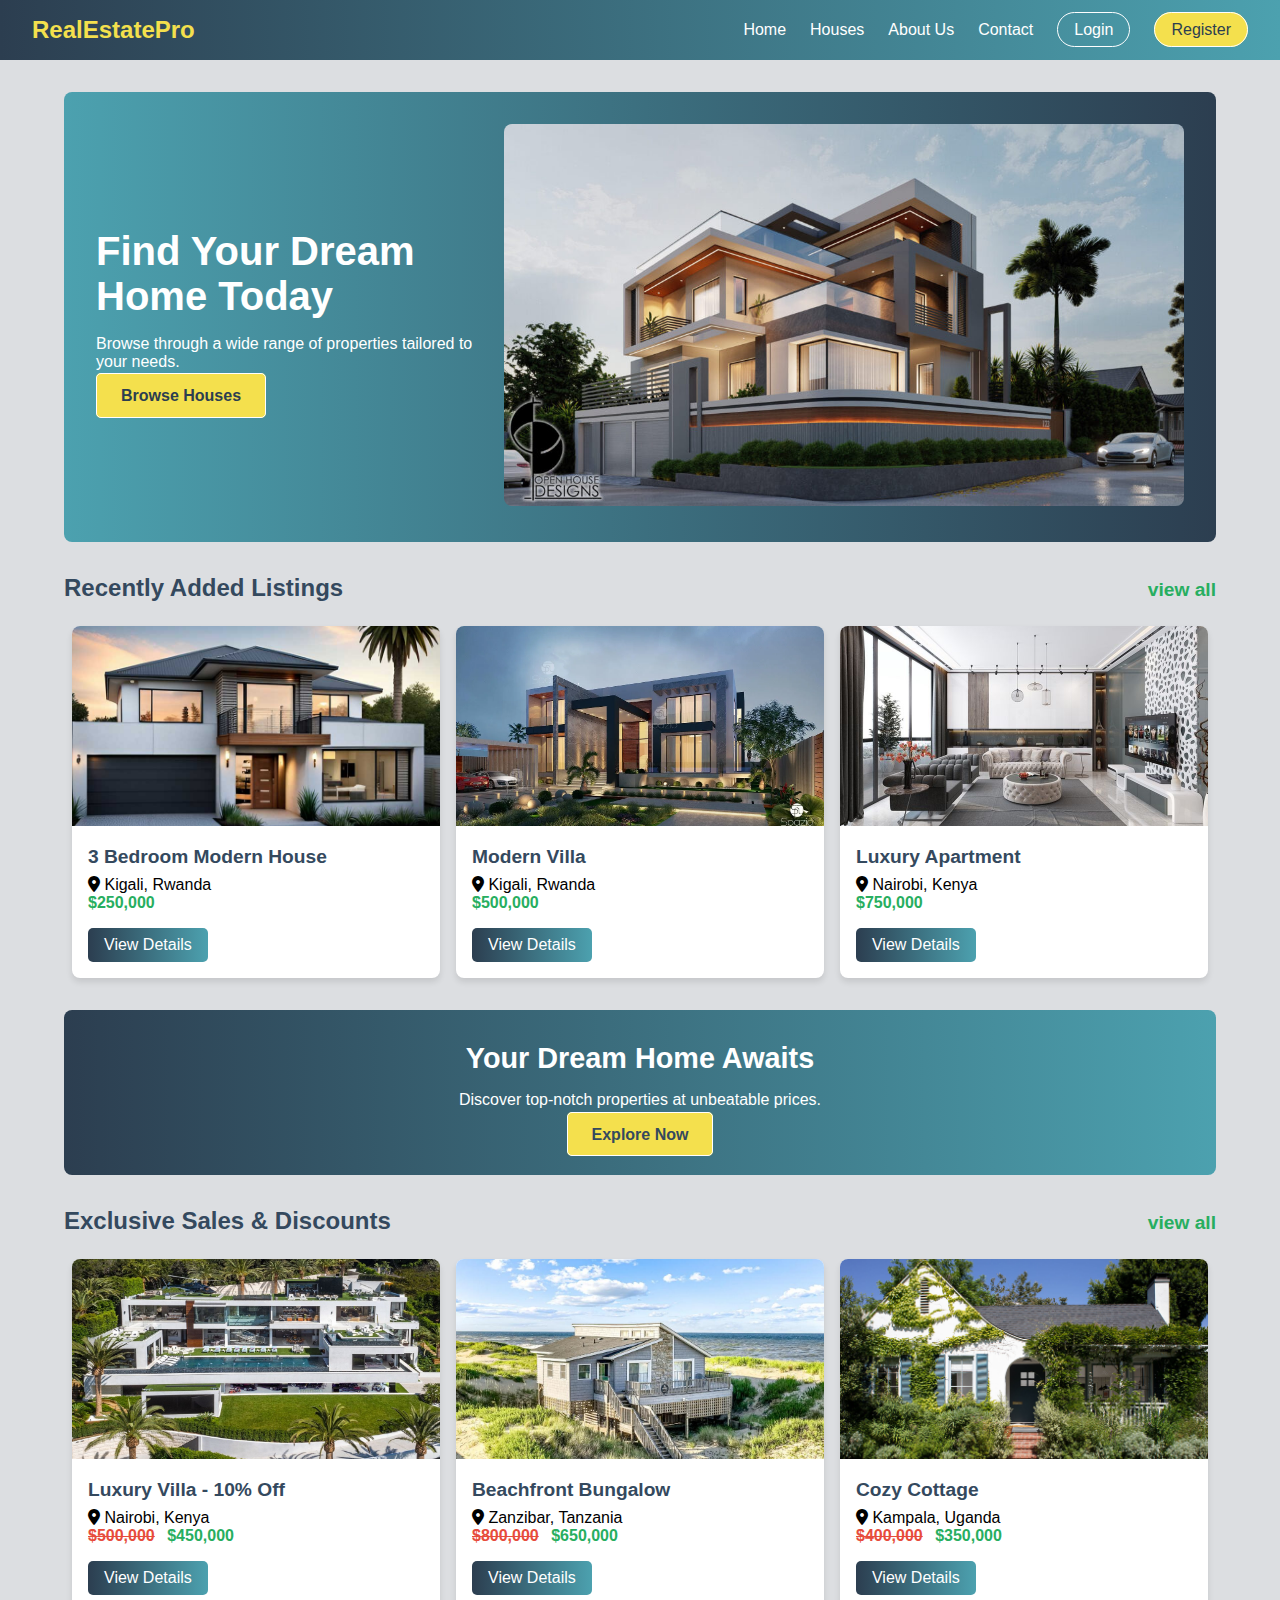
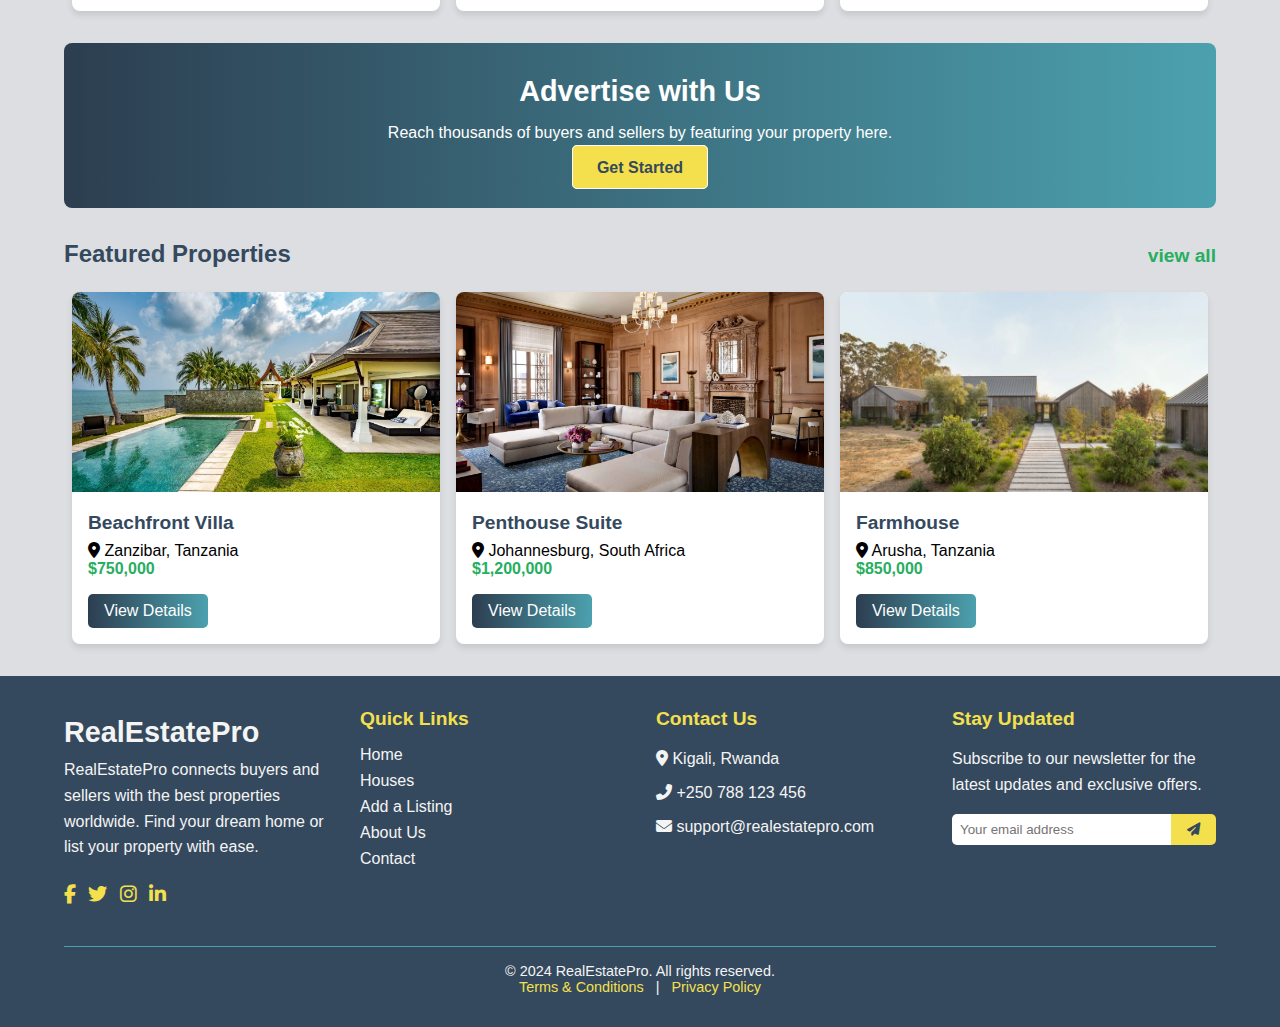
<file: RealEastatePro/index.html>
<!DOCTYPE html>
<html lang="en">
  <head>
    <meta charset="UTF-8" />
    <meta name="viewport" content="width=device-width, initial-scale=1.0" />
    <title>Real Estate Platform</title>
    <link rel="stylesheet" href="./css/nav.css" />
    <link rel="stylesheet" href="./css/styles.css" />
    <link
      href="https://cdnjs.cloudflare.com/ajax/libs/font-awesome/6.7.1/css/all.min.css"
      rel="stylesheet"
    />
  </head>
  <body>
    <header class="header">
      <div class="nav-container">
        <a href="./index.html" class="logo">RealEstatePro</a>
        <nav>
          <ul class="nav-links">
            <li><a href="./index.html">Home</a></li>
            <li><a href="./pages/houses.html">Houses</a></li>
            <li><a href="./pages/about.html">About Us</a></li>
            <li><a href="./pages/contact.html">Contact</a></li>
            <li><a href="./pages/login.html" class="cta">Login</a></li>
            <li><a href="./pages/register.html" class="cta secondary">Register</a></li>
          </ul>
        </nav>
        <div class="burger">
          <div class="line"></div>
          <div class="line"></div>
          <div class="line"></div>
        </div>
      </div>
    </header>

    <!-- <header>
      <div class="nav-container">
        <a href="#" class="logo">RealEstatePro</a>
        <nav>
          <ul class="nav-links">
            <li>
              <a href="#home">Home</a>
            </li>
            <li>
              <a href="#houses">Browse Houses</a>
            </li>
            <li>
              <a href="#dashboard">My Dashboard</a>
            </li>
            <li>
              <a href="#sell"
                ><i class="fas fa-plus-circle"></i> Add a Listing</a
              >
            </li>
            <li>
              <a href="#messages">Messages</a>
            </li>
            <li class="profile-dropdown">
              <a href="#profile"
                ><i class="fas fa-user-circle"></i> Profile
                <i class="fas fa-caret-down"></i
              ></a>
              <ul class="dropdown">
                <li>
                  <a href="#edit-profile"
                    ><i class="fas fa-edit"></i> Edit Profile</a
                  >
                </li>
                <li>
                  <a href="#change-password"
                    ><i class="fas fa-key"></i> Change Password</a
                  >
                </li>
                <li>
                  <a href="#payment-settings"
                    ><i class="fas fa-credit-card"></i> Payment Settings</a
                  >
                </li>
                <li>
                  <a href="#billing"
                    ><i class="fas fa-file-invoice"></i> Billing</a
                  >
                </li>
                <li>
                  <a href="#support"><i class="fas fa-headset"></i> Support</a>
                </li>
              </ul>
            </li>
            <li>
              <a href="#logout" class="cta logout"
                ><i class="fas fa-sign-out-alt"></i> Logout</a
              >
            </li>
          </ul>
        </nav>
        <div class="burger">
          <div class="line"></div>
          <div class="line"></div>
          <div class="line"></div>
        </div>
      </div>
    </header> -->

    <main>
      <section class="hero-section">
        <div class="hero-content">
          <h1>Find Your Dream Home Today</h1>
          <p>
            Browse through a wide range of properties tailored to your needs.
          </p>
          <a href="#houses" class="cta">Browse Houses</a>
        </div>
        <div class="hero-image">
          <img src="./images/luxury-house-7-3-1024x576.jpg" alt="Luxury house illustration" />
        </div>
      </section>

      <section class="recent-uploads">
        <h2>
          Recently Added Listings <span><a href="#">view all</a></span>
        </h2>
        <div class="card-container">
          <!-- Example of a property card -->
          <div class="property-card">
            <img src="./images/Three-bedroom-concept-house-plans.jpg" alt="Modern house" />
            <div class="property-details">
              <h3>3 Bedroom Modern House</h3>
              <p><i class="fas fa-map-marker-alt"></i> Kigali, Rwanda</p>
              <p class="price">$250,000</p>
              <a href="./pages/details.html" class="view-more">View Details</a>
            </div>
          </div>
          <div class="property-card">
            <img src="./images/Modern-house-exterior-elevation-design-in-Dubai-with-a-landscape.webp" alt="Modern Villa" />
            <div class="property-details">
              <h3>Modern Villa</h3>
              <p>
                <i class="fas fa-map-marker-alt"></i> Kigali, Rwanda
              </p>
              <p class="price">$500,000</p>
              <a href="./pages/details.html" class="view-more">View Details</a>
            </div>
          </div>
          <div class="property-card">
            <img src="./images/05080e9f303b26bb4917f8f30360be87.jpg" alt="Luxury Apartment" />
            <div class="property-details">
              <h3>Luxury Apartment</h3>
              <p>
                <i class="fas fa-map-marker-alt"></i> Nairobi, Kenya
              </p>
              <p class="price">$750,000</p>
              <a href="./pages/details.html" class="view-more">View Details</a>
            </div>
          </div>
          <!-- Repeat property-card structure -->
        </div>
      </section>

      <section class="advertisement ad-style-one">
        <h2>Your Dream Home Awaits</h2>
        <p>Discover top-notch properties at unbeatable prices.</p>
        <a href="#browse" class="cta">Explore Now</a>
      </section>

      <section class="sales-discounts">
        <h2>
          Exclusive Sales & Discounts <span><a href="#">view all</a></span>
        </h2>
        <div class="card-container">
          <!-- Example of a discounted property -->
          <div class="property-card">
            <img src="./images/25cf654358d7812a07902fa42f249dedbec8eb058bdda541c88b9e3b317a93d9.jpg" alt="Discounted house" />
            <div class="property-details">
              <h3>Luxury Villa - 10% Off</h3>
              <p><i class="fas fa-map-marker-alt"></i> Nairobi, Kenya</p>
              <p class="price">
                <span class="original-price">$500,000</span> $450,000
              </p>
              <a href="./pages/details.html" class="view-more">View Details</a>
            </div>
          </div>

          <div class="property-card">
            <img src="./images/590772274.jpg" alt="Beachfront Bungalow" />
            <div class="property-details">
              <h3>Beachfront Bungalow</h3>
              <p>
                <i class="fas fa-map-marker-alt"></i> Zanzibar, Tanzania
              </p>
              <p class="price">
                <span class="original-price">$800,000</span> $650,000
              </p>
              <a href="./pages/details.html" class="view-more">View Details</a>
            </div>
          </div>
          <div class="property-card">
            <img src="./images/08-16-22_Home-Tour_Kelly-Martin-Interiors_6.jpg" alt="Cozy Cottage" />
            <div class="property-details">
              <h3>Cozy Cottage</h3>
              <p>
                <i class="fas fa-map-marker-alt"></i> Kampala, Uganda
              </p>
              <p class="price">
                <span class="original-price">$400,000</span> $350,000
              </p>
              <a href="./pages/details.html" class="view-more">View Details</a>
            </div>
          </div>
          <!-- Repeat property-card structure -->
        </div>
      </section>

      <section class="advertisement ad-style-two">
        <h2>Advertise with Us</h2>
        <p>
          Reach thousands of buyers and sellers by featuring your property here.
        </p>
        <a href="#sell" class="cta">Get Started</a>
      </section>

      <section class="featured-contents">
        <h2>
          Featured Properties <span><a href="#">view all</a></span>
        </h2>
        <div class="card-container">
          <!-- Example of a featured property -->
          <div class="property-card">
            <img src="./images/luxury-beachfront-villas-for-sale-koh-samui-77399307.jpg" alt="Featured house" />
            <div class="property-details">
              <h3>Beachfront Villa</h3>
              <p><i class="fas fa-map-marker-alt"></i> Zanzibar, Tanzania</p>
              <p class="price">$750,000</p>
              <a href="./pages/details.html" class="view-more">View Details</a>
            </div>
          </div>
          <div class="property-card">
            <img src="./images/SAF_Penthouse01_Living_Room-1-scaled.jpg" alt="Penthouse Suite" />
            <div class="property-details">
              <h3>Penthouse Suite</h3>
              <p>
                <i class="fas fa-map-marker-alt"></i> Johannesburg, South Africa
              </p>
              <p class="price">$1,200,000</p>
              <a href="./pages/details.html" class="view-more">View Details</a>
            </div>
          </div>
          <div class="property-card">
            <img src="./images/c9baaf6d-79fb-4915-a1c6-b202ebdaee2e.webp" alt="Farmhouse" />
            <div class="property-details">
              <h3>Farmhouse</h3>
              <p>
                <i class="fas fa-map-marker-alt"></i> Arusha, Tanzania
              </p>
              <p class="price">$850,000</p>
              <a href="./pages/details.html" class="view-more">View Details</a>
            </div>
          </div>
          <!-- Repeat property-card structure -->
        </div>
      </section>
    </main>

    <footer>
      <div class="footer-container">
        <!-- Column 1: Logo and About -->
        <div class="footer-col about">
          <a href="#" class="logo">RealEstatePro</a>
          <p>
            RealEstatePro connects buyers and sellers with the best properties
            worldwide. Find your dream home or list your property with ease.
          </p>
          <div class="social-icons">
            <a href="#"><i class="fab fa-facebook-f"></i></a>
            <a href="#"><i class="fab fa-twitter"></i></a>
            <a href="#"><i class="fab fa-instagram"></i></a>
            <a href="#"><i class="fab fa-linkedin-in"></i></a>
          </div>
        </div>

        <!-- Column 2: Quick Links -->
        <div class="footer-col quick-links">
          <h4>Quick Links</h4>
          <ul>
            <li>
              <a href="./index.html">Home</a>
            </li>
            <li>
              <a href="./pages/houses.html"
                >Houses</a
              >
            </li>
            <li>
              <a href="./pages/selling.html"
                >Add a Listing</a
              >
            </li>
            <li>
              <a href="./pages/about.html">About Us</a>
            </li>
            <li>
              <a href="./pages/contact.html"
                >Contact</a
              >
            </li>
          </ul>
        </div>

        <!-- Column 3: Contact Info -->
        <div class="footer-col contact-info">
          <h4>Contact Us</h4>
          <p><i class="fas fa-map-marker-alt"></i> Kigali, Rwanda</p>
          <p><i class="fas fa-phone-alt"></i> +250 788 123 456</p>
          <p><i class="fas fa-envelope"></i> support@realestatepro.com</p>
        </div>

        <!-- Column 4: Newsletter -->
        <div class="footer-col newsletter">
          <h4>Stay Updated</h4>
          <p>
            Subscribe to our newsletter for the latest updates and exclusive
            offers.
          </p>
          <form action="#" class="newsletter-form">
            <input type="email" placeholder="Your email address" required />
            <button type="submit"><i class="fas fa-paper-plane"></i></button>
          </form>
        </div>
      </div>

      <div class="footer-bottom">
        <p>&copy; 2024 RealEstatePro. All rights reserved.</p>
        <p>
          <a href="#terms">Terms & Conditions</a> |
          <a href="#privacy">Privacy Policy</a>
        </p>
      </div>
    </footer>

    <script src="./js/nav.js"></script>
    <script src="./js/script.js"></script>
  </body>
</html>
</file>
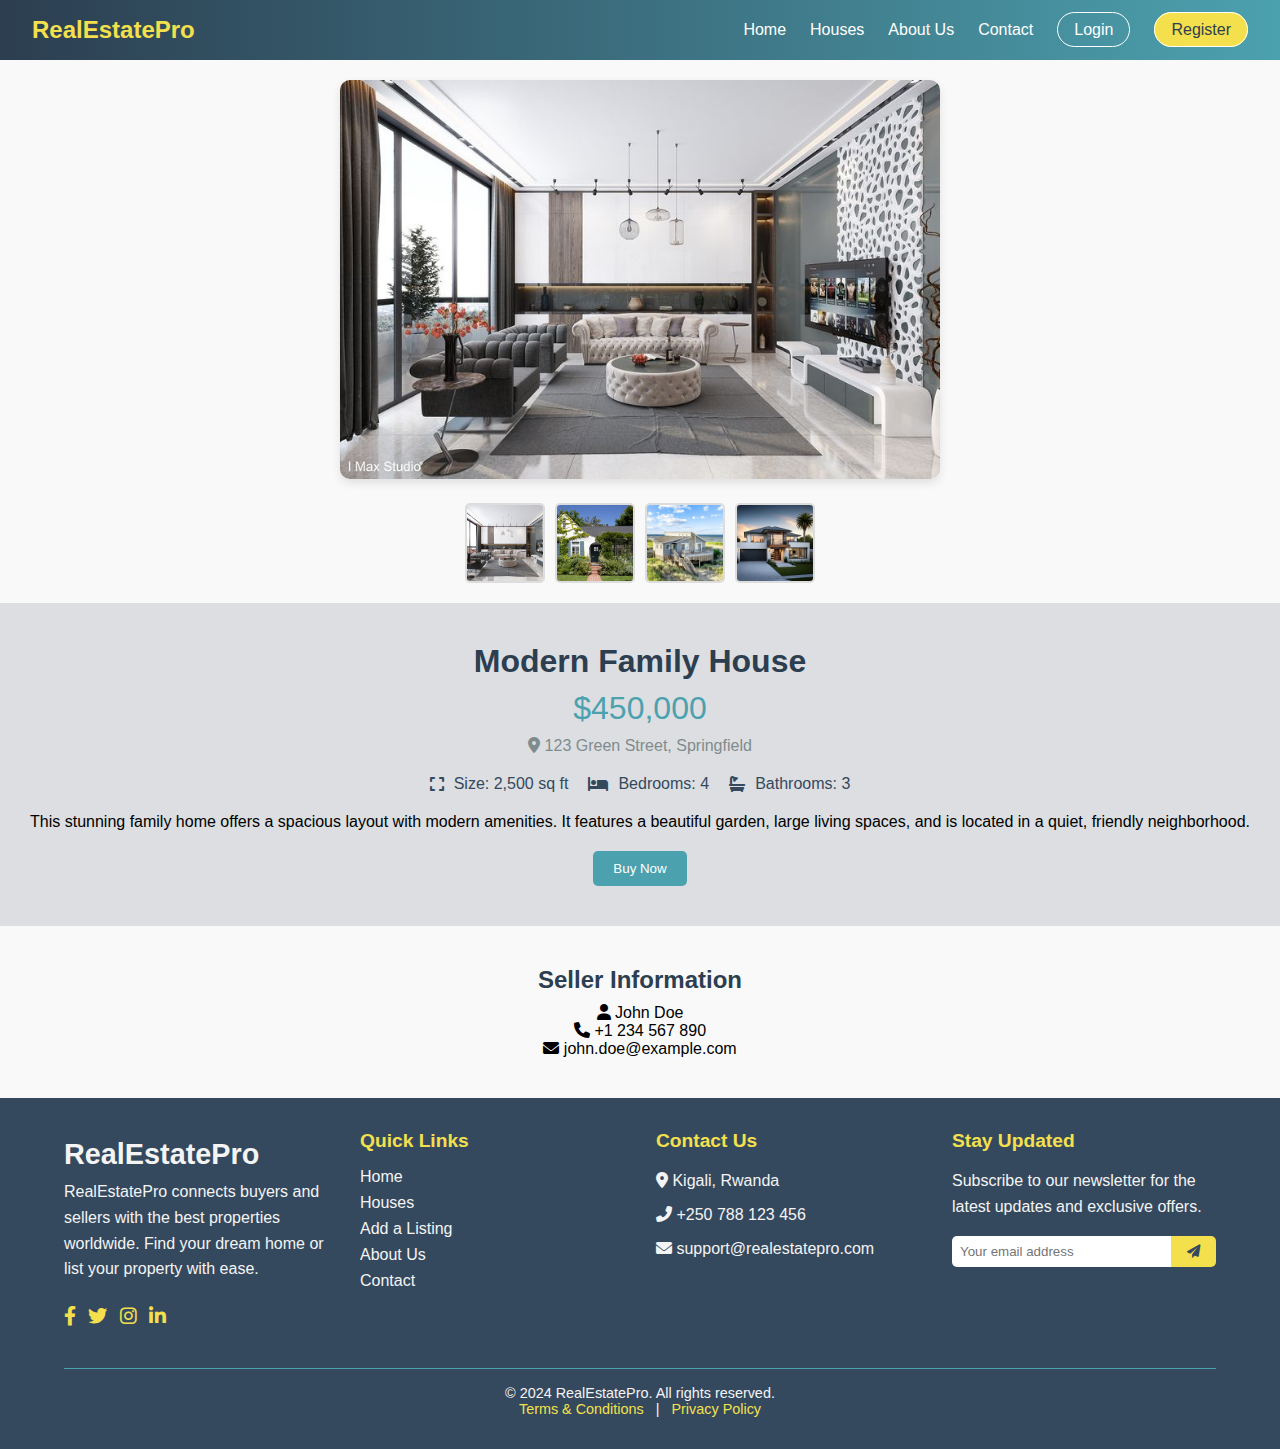
<file: RealEastatePro/pages/details.html>
<!DOCTYPE html>
<html lang="en">
  <head>
    <meta charset="UTF-8" />
    <meta name="viewport" content="width=device-width, initial-scale=1.0" />
    <title>House Details</title>
    <link
      rel="stylesheet"
      href="https://cdnjs.cloudflare.com/ajax/libs/font-awesome/6.0.0-beta3/css/all.min.css"
    />
    <link rel="stylesheet" href="../css/nav.css" />
    <link rel="stylesheet" href="../css/detail.css" />
  </head>
  <body>
    <header class="header">
      <div class="nav-container">
        <a href="../index.html" class="logo">RealEstatePro</a>
        <nav>
          <ul class="nav-links">
            <li><a href="../index.html">Home</a></li>
            <li><a href="./houses.html">Houses</a></li>
            <li><a href="./about.html">About Us</a></li>
            <li><a href="./contact.html">Contact</a></li>
            <li><a href="./login.html" class="cta">Login</a></li>
            <li>
              <a href="./register.html" class="cta secondary">Register</a>
            </li>
          </ul>
        </nav>
        <div class="burger">
          <div class="line"></div>
          <div class="line"></div>
          <div class="line"></div>
        </div>
      </div>
    </header>

    <!-- Hero Section -->
    <header class="image-gallery">
      <div class="main-image">
        <img
          id="current-image"
          src="../images/05080e9f303b26bb4917f8f30360be87.jpg"
          alt="Main House Image"
        />
      </div>
      <div class="thumbnail-images">
        <img
          class="thumbnail"
          src="../images/05080e9f303b26bb4917f8f30360be87.jpg"
          alt="House Image 1"
        />
        <img
          class="thumbnail"
          src="../images/08-16-22_Home-Tour_Kelly-Martin-Interiors_6.jpg"
          alt="House Image 2"
        />
        <img
          class="thumbnail"
          src="../images/590772274.jpg"
          alt="House Image 3"
        />
        <img
          class="thumbnail"
          src="../images/Three-bedroom-concept-house-plans.jpg"
          alt="House Image 4"
        />
      </div>
    </header>

    <!-- House Details Section -->
    <main class="house-details">
      <div class="container">
        <h1>Modern Family House</h1>
        <p class="price">$450,000</p>
        <p class="location">
          <i class="fas fa-map-marker-alt"></i> 123 Green Street, Springfield
        </p>

        <div class="details">
          <div class="detail-item">
            <i class="fas fa-expand"></i> Size: 2,500 sq ft
          </div>
          <div class="detail-item"><i class="fas fa-bed"></i> Bedrooms: 4</div>
          <div class="detail-item">
            <i class="fas fa-bath"></i> Bathrooms: 3
          </div>
        </div>

        <p class="description">
          This stunning family home offers a spacious layout with modern
          amenities. It features a beautiful garden, large living spaces, and is
          located in a quiet, friendly neighborhood.
        </p>

        <button class="btn-buy-now">Buy Now</button>
      </div>
    </main>

    <!-- Seller Information -->
    <section class="seller-info">
      <div class="container">
        <h2>Seller Information</h2>
        <p><i class="fas fa-user"></i> John Doe</p>
        <p><i class="fas fa-phone"></i> +1 234 567 890</p>
        <p><i class="fas fa-envelope"></i> john.doe@example.com</p>
      </div>
    </section>

    <footer>
      <div class="footer-container">
        <!-- Column 1: Logo and About -->
        <div class="footer-col about">
          <a href="#" class="logo">RealEstatePro</a>
          <p>
            RealEstatePro connects buyers and sellers with the best properties
            worldwide. Find your dream home or list your property with ease.
          </p>
          <div class="social-icons">
            <a href="#"><i class="fab fa-facebook-f"></i></a>
            <a href="#"><i class="fab fa-twitter"></i></a>
            <a href="#"><i class="fab fa-instagram"></i></a>
            <a href="#"><i class="fab fa-linkedin-in"></i></a>
          </div>
        </div>

        <!-- Column 2: Quick Links -->
        <div class="footer-col quick-links">
          <h4>Quick Links</h4>
          <ul>
            <li>
              <a href="../index.html">Home</a>
            </li>
            <li>
              <a href="./houses.html">Houses</a>
            </li>
            <li>
              <a href="#sell">Add a Listing</a>
            </li>
            <li>
              <a href="./about.html">About Us</a>
            </li>
            <li>
              <a href="./contact.html">Contact</a>
            </li>
          </ul>
        </div>

        <!-- Column 3: Contact Info -->
        <div class="footer-col contact-info">
          <h4>Contact Us</h4>
          <p><i class="fas fa-map-marker-alt"></i> Kigali, Rwanda</p>
          <p><i class="fas fa-phone-alt"></i> +250 788 123 456</p>
          <p><i class="fas fa-envelope"></i> support@realestatepro.com</p>
        </div>

        <!-- Column 4: Newsletter -->
        <div class="footer-col newsletter">
          <h4>Stay Updated</h4>
          <p>
            Subscribe to our newsletter for the latest updates and exclusive
            offers.
          </p>
          <form action="#" class="newsletter-form">
            <input type="email" placeholder="Your email address" required />
            <button type="submit"><i class="fas fa-paper-plane"></i></button>
          </form>
        </div>
      </div>

      <div class="footer-bottom">
        <p>&copy; 2024 RealEstatePro. All rights reserved.</p>
        <p>
          <a href="#terms">Terms & Conditions</a> |
          <a href="#privacy">Privacy Policy</a>
        </p>
      </div>
    </footer>

    <script src="../js/nav.js"></script>
    <script src="../js/detail.js"></script>
  </body>
</html>
</file>
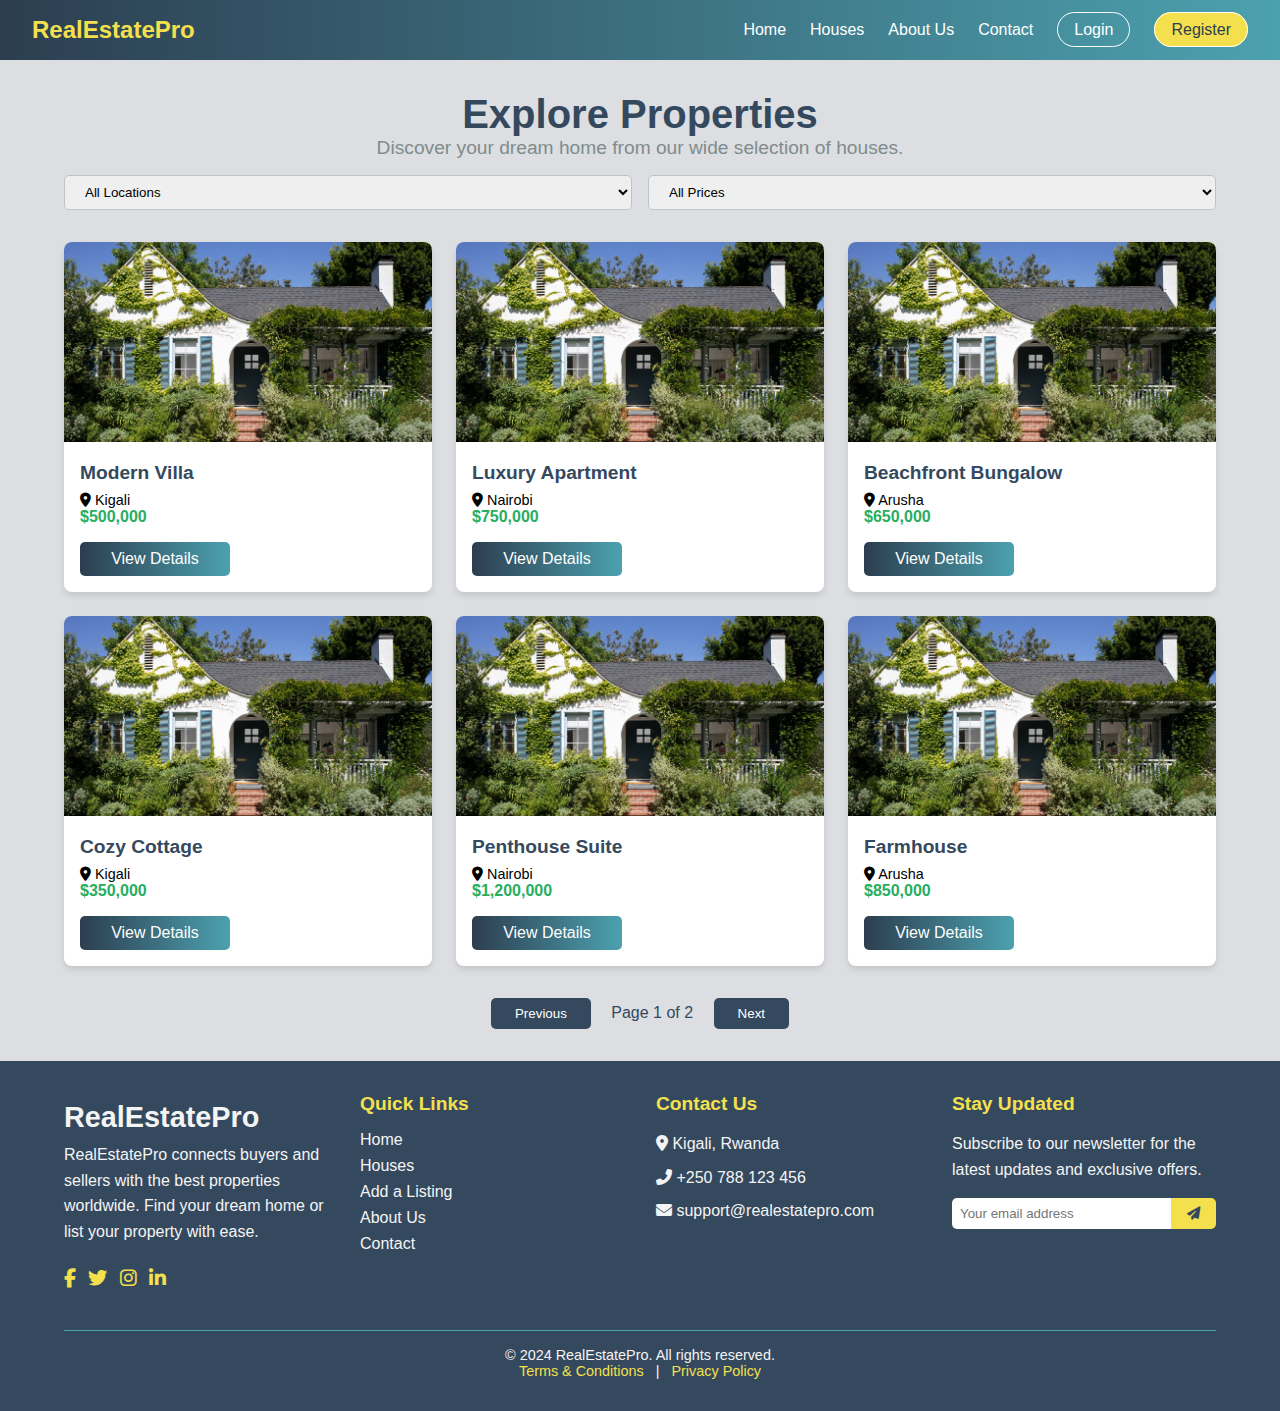
<file: RealEastatePro/pages/houses.html>
<!DOCTYPE html>
<html lang="en">
  <head>
    <meta charset="UTF-8" />
    <meta name="viewport" content="width=device-width, initial-scale=1.0" />
    <title>Document</title>
    <link rel="stylesheet" href="../css/nav.css" />
    <link rel="stylesheet" href="../css/houses.css" />
    <link
      href="https://cdnjs.cloudflare.com/ajax/libs/font-awesome/6.7.1/css/all.min.css"
      rel="stylesheet"
    />
  </head>
  <body>
    <header class="header">
      <div class="nav-container">
        <a href="../index.html" class="logo">RealEstatePro</a>
        <nav>
          <ul class="nav-links">
            <li><a href="../index.html">Home</a></li>
            <li><a href="./houses.html">Houses</a></li>
            <li><a href="./about.html">About Us</a></li>
            <li><a href="./contact.html">Contact</a></li>
            <li><a href="./login.html" class="cta">Login</a></li>
            <li><a href="./register.html" class="cta secondary">Register</a></li>
          </ul>
        </nav>
        <div class="burger">
          <div class="line"></div>
          <div class="line"></div>
          <div class="line"></div>
        </div>
      </div>
    </header>

    <section class="houses-page">
      <!-- Filter Section -->
      <div class="houses-header">
        <h1>Explore Properties</h1>
        <p>Discover your dream home from our wide selection of houses.</p>
        <div class="filters">
          <select class="filter" id="location-filter">
            <option value="all">All Locations</option>
            <option value="kigali">Kigali</option>
            <option value="nairobi">Nairobi</option>
            <option value="arusha">Arusha</option>
          </select>
          <select class="filter" id="price-filter">
            <option value="all">All Prices</option>
            <option value="below-100k">Below $100,000</option>
            <option value="100k-500k">$100,000 - $500,000</option>
            <option value="above-500k">Above $500,000</option>
          </select>
        </div>
      </div>

      <!-- Properties Section -->
      <div class="houses-grid">
        <!-- dynamic cards -->
      </div>

      <!-- Pagination -->
      <div class="pagination">
        <button class="btn prev-page">Previous</button>
        <span class="page-info"></span>
        <button class="btn next-page">Next</button>
      </div>
    </section>

    <footer>
      <div class="footer-container">
        <!-- Column 1: Logo and About -->
        <div class="footer-col about">
          <a href="#" class="logo">RealEstatePro</a>
          <p>
            RealEstatePro connects buyers and sellers with the best properties
            worldwide. Find your dream home or list your property with ease.
          </p>
          <div class="social-icons">
            <a href="#"><i class="fab fa-facebook-f"></i></a>
            <a href="#"><i class="fab fa-twitter"></i></a>
            <a href="#"><i class="fab fa-instagram"></i></a>
            <a href="#"><i class="fab fa-linkedin-in"></i></a>
          </div>
        </div>

        <!-- Column 2: Quick Links -->
        <div class="footer-col quick-links">
          <h4>Quick Links</h4>
          <ul>
            <li>
              <a href="../index.html">Home</a>
            </li>
            <li>
              <a href="./houses.html">Houses</a>
            </li>
            <li>
              <a href="#sell">Add a Listing</a>
            </li>
            <li>
              <a href="./about.html">About Us</a>
            </li>
            <li>
              <a href="./contact.html">Contact</a>
            </li>
          </ul>
        </div>

        <!-- Column 3: Contact Info -->
        <div class="footer-col contact-info">
          <h4>Contact Us</h4>
          <p><i class="fas fa-map-marker-alt"></i> Kigali, Rwanda</p>
          <p><i class="fas fa-phone-alt"></i> +250 788 123 456</p>
          <p><i class="fas fa-envelope"></i> support@realestatepro.com</p>
        </div>

        <!-- Column 4: Newsletter -->
        <div class="footer-col newsletter">
          <h4>Stay Updated</h4>
          <p>
            Subscribe to our newsletter for the latest updates and exclusive
            offers.
          </p>
          <form action="#" class="newsletter-form">
            <input type="email" placeholder="Your email address" required />
            <button type="submit"><i class="fas fa-paper-plane"></i></button>
          </form>
        </div>
      </div>

      <div class="footer-bottom">
        <p>&copy; 2024 RealEstatePro. All rights reserved.</p>
        <p>
          <a href="#terms">Terms & Conditions</a> |
          <a href="#privacy">Privacy Policy</a>
        </p>
      </div>
    </footer>

    <script src="../js/nav.js"></script>
    <script src="../js/houses.js"></script>
  </body>
</html>
</file>
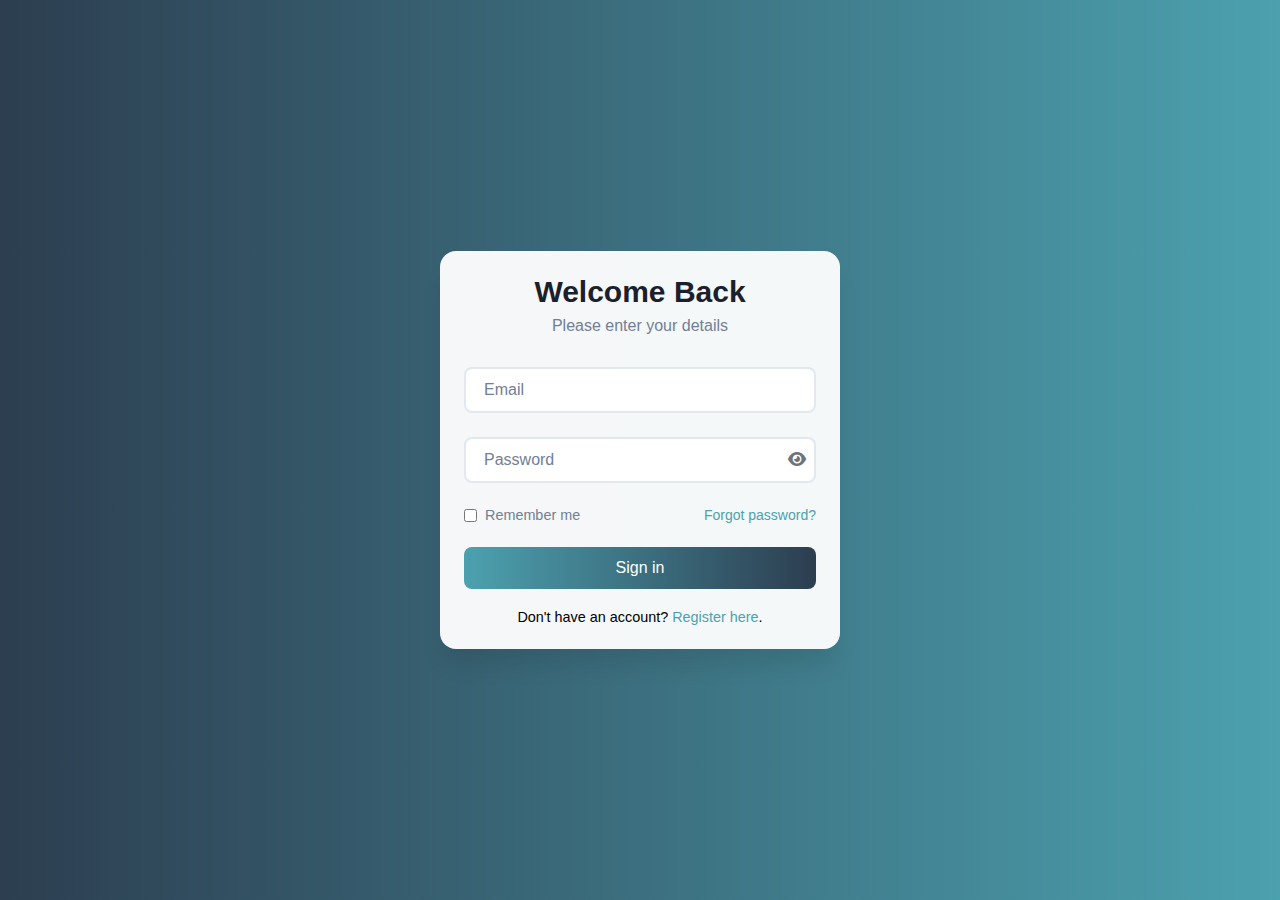
<file: RealEastatePro/pages/login.html>
<!DOCTYPE html>
<html lang="en">
  <head>
    <meta charset="UTF-8" />
    <meta name="viewport" content="width=device-width, initial-scale=1.0" />
    <title>Login - RealEstatePro</title>
    <link rel="stylesheet" href="../css/login.css" />
    <link
      rel="stylesheet"
      href="https://cdnjs.cloudflare.com/ajax/libs/font-awesome/6.7.1/css/all.min.css"
    />
  </head>
  <body>
    <div class="login-container">
      <div class="login-header">
        <h1>Welcome Back</h1>
        <p>Please enter your details</p>
      </div>
      <form id="loginForm" method="post" action="">
        <div class="input-group">
          <input type="email" id="email" placeholder=" " required />
          <label for="email">Email</label>
          <div class="error-message" id="emailError">
            Please enter a valid email address
          </div>
        </div>
        <div class="input-group">
          <input type="password" id="password" placeholder=" " required />
          <label for="password">Password</label>
          <span class="toggle-password"><i class="fas fa-eye"></i></span>
          <div class="error-message" id="passwordError">
            Password must be at least 8 characters
          </div>
        </div>

        <div class="remember-forgot">
          <label class="remember-me">
            <input type="checkbox" id="remember" />
            <span>Remember me</span>
          </label>
          <a href="./forgot-password.html" class="forgot-password"
            >Forgot password?</a
          >
        </div>
        <button type="submit" class="login-button">Sign in</button>

        <footer>
          <p>Don't have an account? <a href="./register.html">Register here</a>.</p>
        </footer>
      </form>
    </div>

    <script src="../js/login.js"></script>
  </body>
</html>
</file>
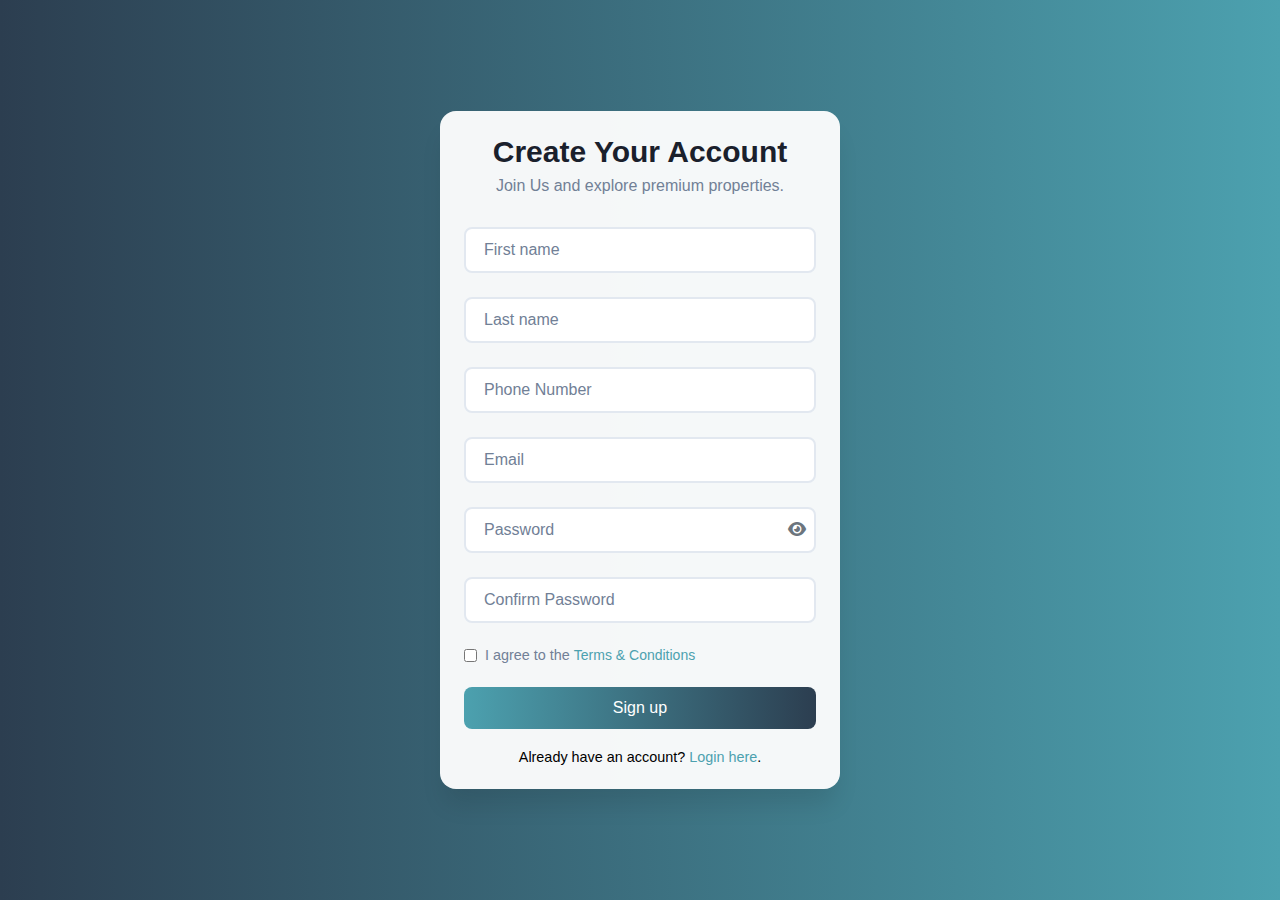
<file: RealEastatePro/pages/register.html>
<!DOCTYPE html>
<html lang="en">
  <head>
    <meta charset="UTF-8" />
    <meta name="viewport" content="width=device-width, initial-scale=1.0" />
    <title>Login - RealEstatePro</title>
    <link rel="stylesheet" href="../css/login.css" />
    <link
      rel="stylesheet"
      href="https://cdnjs.cloudflare.com/ajax/libs/font-awesome/6.7.1/css/all.min.css"
    />
  </head>
  <body>
    <div class="login-container">
      <div class="login-header">
        <h1>Create Your Account</h1>
        <p>Join Us and explore premium properties.</p>
      </div>
      <form id="loginForm" method="post" action="">
        <div class="input-group">
          <input type="text" id="fname" placeholder=" " required />
          <label for="fname">First name</label>
        </div>
        <div class="input-group">
          <input type="text" id="lname" placeholder=" " required />
          <label for="lname">Last name</label>
        </div>
        <div class="input-group">
          <input type="text" id="phone" placeholder=" " required />
          <label for="phone">Phone Number</label>
        </div>
        <div class="input-group">
          <input type="email" id="email" placeholder=" " required />
          <label for="email">Email</label>
          <div class="error-message" id="emailError">
            Please enter a valid email address
          </div>
        </div>
        <div class="input-group">
          <input type="password" id="password" placeholder=" " required />
          <label for="password">Password</label>
          <span class="toggle-password"><i class="fas fa-eye"></i></span>
          <div class="error-message" id="passwordError">
            Password must be at least 8 characters
          </div>
        </div>
        <div class="input-group">
          <input type="password" id="cpassword" placeholder=" " required />
          <label for="cpassword">Confirm Password</label>
        </div>

        <div class="remember-forgot">
          <label class="remember-me">
            <input type="checkbox" id="remember" />
            <span>I agree to the <a href="#">Terms & Conditions</a></span>
          </label>
        </div>
        <button type="submit" class="login-button">Sign up</button>

        <footer>
          <p>Already have an account? <a href="login.html">Login here</a>.</p>
        </footer>
      </form>
    </div>

    <script src="../js/login.js"></script>
    <script>
      const form = document.getElementById("registration-form");
      form.addEventListener("submit", function (e) {
        const password = document.getElementById("password").value;
        const confirmPassword =
          document.getElementById("cpassword").value;

        if (password !== confirmPassword) {
          alert("Passwords do not match!");
          e.preventDefault();
        }
      });
    </script>
  </body>
</html>
</file>
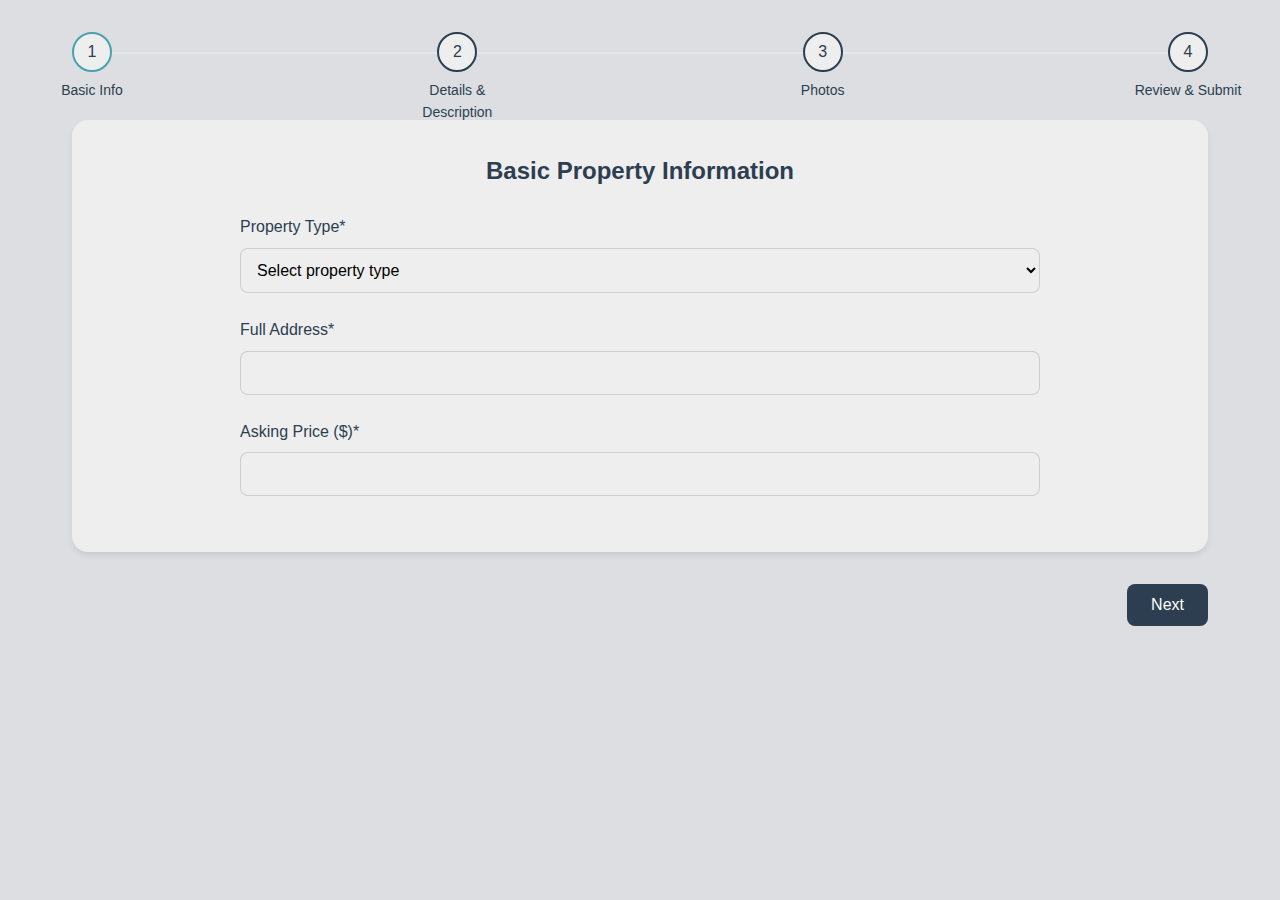
<file: RealEastatePro/pages/selling.html>
<!DOCTYPE html>
<html lang="en">
<head>
    <meta charset="UTF-8">
    <meta name="viewport" content="width=device-width, initial-scale=1.0">
    <title>Real Estate Agents</title>
    <link href="https://cdnjs.cloudflare.com/ajax/libs/font-awesome/6.0.0/css/all.min.css" rel="stylesheet">
    <!-- Previous CSS styles remain the same -->
    <style>
        :root {
            --primary-color: #2563eb;
            --success-color: #10b981;
            --warning-color: #f59e0b;
            --error-color: #ef4444;
            --text-color: #2c3e50;
            --border-color: #e2e8f0;
        }

        * {
            margin: 0;
            padding: 0;
            box-sizing: border-box;
            font-family: 'Inter', sans-serif;
        }

        body {
            background-color: #dcdee1;
            color: #2c3e50;
            line-height: 1.6;
        }

        .container {
            max-width: 1200px;
            margin: 0 auto;
            padding: 2rem;
        }

        .progress-bar {
            display: flex;
            justify-content: space-between;
            margin-bottom: 3rem;
            position: relative;
        }

        .progress-bar::before {
            content: '';
            position: absolute;
            top: 50%;
            left: 0;
            right: 0;
            height: 2px;
            background: var(--border-color);
            z-index: 1;
        }

        .progress-step {
            position: relative;
            z-index: 2;
            background: #eee;
            width: 40px;
            height: 40px;
            border-radius: 50%;
            display: flex;
            align-items: center;
            justify-content: center;
            border: 2px solid #2c3e50;
        }

        .progress-step.active {
            border-color: #4ca1af;
            color: #2c3e50;
        }

        .progress-step.completed {
            background: linear-gradient(90deg, #2c3e50, #4ca1af);
            border-color: #2c3e50;
            color: white;
        }

        .form-section {
            background: #eee;
            padding: 2rem;
            border-radius: 1rem;
            box-shadow: 0 4px 6px -1px rgb(0 0 0 / 0.1);
            margin-bottom: 2rem;
        }

        .form-section h2 {
            margin-bottom: 1.5rem;
            color: #2c3e50;
        }

        .form-group {
            margin-bottom: 1.5rem;
        }

        .form-group label {
            display: block;
            margin-bottom: 0.5rem;
            font-weight: 500;
        }

        .form-group input,
        .form-group textarea,
        .form-group select {
            width: 100%;
            padding: 0.75rem;
            border: 1px solid #0002;
            background: #eee;
            border-radius: 0.5rem;
            font-size: 1rem;
        }

        .form-group textarea {
            min-height: 150px;
            resize: vertical;
        }

        .image-upload-container {
            border: 2px dashed var(--border-color);
            padding: 2rem;
            text-align: center;
            border-radius: 0.5rem;
            margin-bottom: 1rem;
        }

        .image-preview {
            display: grid;
            grid-template-columns: repeat(auto-fill, minmax(150px, 1fr));
            gap: 1rem;
            margin-top: 1rem;
        }

        .image-preview-item {
            position: relative;
            aspect-ratio: 1;
            border-radius: 0.5rem;
            overflow: hidden;
        }

        .image-preview-item img {
            width: 100%;
            height: 100%;
            object-fit: cover;
        }

        .image-preview-item .remove-image {
            position: absolute;
            top: 0.5rem;
            right: 0.5rem;
            background: rgba(0, 0, 0, 0.5);
            color: white;
            font-weight: 700;
            border: none;
            border-radius: 50%;
            width: 24px;
            height: 24px;
            cursor: pointer;
        }

        .safety-tips {
            background: #dcdee1;
            padding: 1.5rem;
            border-radius: 0.5rem;
            margin-bottom: 1.5rem;
        }

        .safety-tips h3 {
            color: #2c3e50;
            margin-bottom: 1rem;
        }

        .safety-tips ul {
            list-style-position: inside;
            margin-left: 1rem;
        }

        .btn {
            padding: 0.75rem 1.5rem;
            border: none;
            border-radius: 0.5rem;
            font-size: 1rem;
            cursor: pointer;
            transition: background-color 0.3s ease;
        }

        .btn-primary {
            background-color: #2c3e50;
            color: white;
        }

        .btn-primary:hover {
            background-color: #4ca1af;
        }

        .btn-outline {
            border: 1px solid #2c3e50;
            color: #2c3e50;
            background: transparent;
        }
        
        .btn-outline:hover {
            background-color: #4ca1af;
            border: 1px solid #4ca1af;
            color: #fff;
        }

        .buttons-container {
            display: flex;
            gap: 1rem;
            justify-content: flex-end;
        }

        @media (max-width: 768px) {
            .container {
                padding: 1rem;
            }

            .form-section {
                padding: 1.5rem;
            }
        }
        /* ... Previous styles ... */
        .form-section {
            display: none;
        }

        .form-section.active {
            display: block;
        }

        .step-title {
            text-align: center;
            margin-bottom: 2rem;
            color: #2c3e50;
        }

        .progress-label {
            position: absolute;
            top: 45px;
            font-size: 0.875rem;
            color: var(--text-color);
            width: 120px;
            text-align: center;
            left: 50%;
            transform: translateX(-50%);
        }

        .validation-error {
            color: var(--error-color);
            font-size: 0.875rem;
            margin-top: 0.5rem;
            display: none;
        }

        .error {
            border-color: var(--error-color) !important;
        }

        .form-section-inner {
            max-width: 800px;
            margin: 0 auto;
        }

        .summary-grid {
            display: grid;
            grid-template-columns: repeat(2, 1fr);
            gap: 1rem;
            margin-bottom: 2rem;
        }

        .summary-item {
            padding: 1rem;
            background: #f8fafc;
            border-radius: 0.5rem;
        }

        .summary-item h4 {
            color: #2c3e50;
            margin-bottom: 0.5rem;
        }
    </style>
</head>
<body>
    <div class="container">
        <div class="progress-bar">
            <div class="progress-step completed" data-step="1">
                1
                <span class="progress-label">Basic Info</span>
            </div>
            <div class="progress-step" data-step="2">
                2
                <span class="progress-label">Details & Description</span>
            </div>
            <div class="progress-step" data-step="3">
                3
                <span class="progress-label">Photos</span>
            </div>
            <div class="progress-step" data-step="4">
                4
                <span class="progress-label">Review & Submit</span>
            </div>
        </div>

        <form id="propertyListingForm">
            <!-- Step 1: Basic Information -->
            <section class="form-section active" data-step="1">
                <h2 class="step-title">Basic Property Information</h2>
                <div class="form-section-inner">
                    <div class="form-group">
                        <label for="propertyType">Property Type*</label>
                        <select id="propertyType" required>
                            <option value="">Select property type</option>
                            <option value="house">House</option>
                            <option value="apartment">Apartment</option>
                            <option value="condo">Condo</option>
                            <option value="townhouse">Townhouse</option>
                        </select>
                        <div class="validation-error">Please select a property type</div>
                    </div>

                    <div class="form-group">
                        <label for="address">Full Address*</label>
                        <input type="text" id="address" required>
                        <div class="validation-error">Please enter the full address</div>
                    </div>

                    <div class="form-group">
                        <label for="price">Asking Price ($)*</label>
                        <input type="number" id="price" required min="0" step="1000">
                        <div class="validation-error">Please enter a valid price</div>
                    </div>
                </div>
            </section>

            <!-- Step 2: Detailed Information -->
            <section class="form-section" data-step="2">
                <h2 class="step-title">Property Details & Description</h2>
                <div class="form-section-inner">
                    <div class="form-group">
                        <label for="bedrooms">Number of Bedrooms*</label>
                        <input type="number" id="bedrooms" required min="0">
                        <div class="validation-error">Please enter the number of bedrooms</div>
                    </div>

                    <div class="form-group">
                        <label for="bathrooms">Number of Bathrooms*</label>
                        <input type="number" id="bathrooms" required min="0" step="0.5">
                        <div class="validation-error">Please enter the number of bathrooms</div>
                    </div>

                    <div class="form-group">
                        <label for="squareFeet">Square Feet*</label>
                        <input type="number" id="squareFeet" required min="0">
                        <div class="validation-error">Please enter the square footage</div>
                    </div>

                    <div class="form-group">
                        <label for="description">Property Description*</label>
                        <textarea id="description" required></textarea>
                        <div class="validation-error">Please enter a description</div>
                    </div>
                </div>
            </section>

            <!-- Step 3: Photo Upload -->
            <section class="form-section" data-step="3">
                <h2 class="step-title">Property Photos</h2>
                <div class="form-section-inner">
                    <div class="image-upload-container" id="dropZone">
                        <p>Drag and drop images here or</p>
                        <input type="file" id="imageUpload" multiple accept="image/*" style="display: none">
                        <button type="button" class="btn btn-primary" onclick="document.getElementById('imageUpload').click()">
                            Select Images
                        </button>
                        <p class="mt-2">Maximum 20 images, each up to 5MB</p>
                    </div>
                    <div class="image-preview" id="imagePreview"></div>
                </div>
            </section>

            <!-- Step 4: Review -->
            <section class="form-section" data-step="4">
                <h2 class="step-title">Review Your Listing</h2>
                <div class="form-section-inner">
                    <div class="summary-grid" id="listingSummary">
                        <!-- Dynamically filled by JavaScript -->
                    </div>
                    
                    <div class="safety-tips">
                        <h3>Final Safety Checks</h3>
                        <ul>
                            <li>Verify all information is accurate and up-to-date</li>
                            <li>Review images to ensure they represent your property well</li>
                            <li>Confirm the asking price aligns with market values</li>
                            <li>Understand our verification process will begin after submission</li>
                        </ul>
                    </div>
                </div>
            </section>

            <div class="buttons-container">
                <button type="button" class="btn btn-outline" id="prevStep" style="display: none">Previous</button>
                <button type="button" class="btn btn-primary" id="nextStep">Next</button>
                <button type="submit" class="btn btn-primary" id="submitForm" style="display: none">Submit Listing</button>
            </div>
        </form>
    </div>

    <script>
        // Image upload handling
        const dropZone = document.getElementById('dropZone');
        const imageUpload = document.getElementById('imageUpload');
        const imagePreview = document.getElementById('imagePreview');
        let uploadedImages = [];

        dropZone.addEventListener('dragover', (e) => {
            e.preventDefault();
            dropZone.style.borderColor = '#2563eb';
        });

        dropZone.addEventListener('dragleave', () => {
            dropZone.style.borderColor = '#e2e8f0';
        });

        dropZone.addEventListener('drop', (e) => {
            e.preventDefault();
            dropZone.style.borderColor = '#e2e8f0';
            const files = e.dataTransfer.files;
            handleFiles(files);
        });

        imageUpload.addEventListener('change', (e) => {
            handleFiles(e.target.files);
        });

        function handleFiles(files) {
            if (uploadedImages.length + files.length > 20) {
                alert('Maximum 20 images allowed');
                return;
            }

            Array.from(files).forEach(file => {
                if (file.size > 5 * 1024 * 1024) {
                    alert(`${file.name} is too large. Maximum size is 5MB`);
                    return;
                }

                if (!file.type.startsWith('image/')) {
                    alert(`${file.name} is not an image`);
                    return;
                }

                const reader = new FileReader();
                reader.onload = (e) => {
                    const imageData = {
                        file: file,
                        preview: e.target.result
                    };
                    uploadedImages.push(imageData);
                    updateImagePreview();
                };
                reader.readAsDataURL(file);
            });
        }

        function updateImagePreview() {
            imagePreview.innerHTML = '';
            uploadedImages.forEach((image, index) => {
                const div = document.createElement('div');
                div.className = 'image-preview-item';
                div.innerHTML = `
                    <img src="${image.preview}" alt="Property image ${index + 1}">
                    <button type="button" class="remove-image" onclick="removeImage(${index})">×</button>
                `;
                imagePreview.appendChild(div);
            });
        }

        function removeImage(index) {
            uploadedImages.splice(index, 1);
            updateImagePreview();
        }

        // Form submission
        document.getElementById('propertyListingForm').addEventListener('submit', (e) => {
            e.preventDefault();
            
            // Create FormData object
            const formData = new FormData(e.target);
            uploadedImages.forEach((image, index) => {
                formData.append(`image${index}`, image.file);
            });

            // Simulate form submission
            alert('Property listing submitted successfully!');
        });
        
        let currentStep = 1;
        const totalSteps = 4;
        const formData = {};

        // Navigation functions
        function updateProgressBar() {
            document.querySelectorAll('.progress-step').forEach(step => {
                const stepNumber = parseInt(step.dataset.step);
                step.classList.remove('active', 'completed');
                if (stepNumber === currentStep) {
                    step.classList.add('active');
                } else if (stepNumber < currentStep) {
                    step.classList.add('completed');
                }
            });
        }

        function showStep(step) {
            document.querySelectorAll('.form-section').forEach(section => {
                section.classList.remove('active');
            });
            document.querySelector(`.form-section[data-step="${step}"]`).classList.add('active');
            
            // Update buttons
            const prevButton = document.getElementById('prevStep');
            const nextButton = document.getElementById('nextStep');
            const submitButton = document.getElementById('submitForm');
            
            prevButton.style.display = step === 1 ? 'none' : 'block';
            nextButton.style.display = step === totalSteps ? 'none' : 'block';
            submitButton.style.display = step === totalSteps ? 'block' : 'none';
        }

        // Validation functions
        function validateStep(step) {
            const section = document.querySelector(`.form-section[data-step="${step}"]`);
            const inputs = section.querySelectorAll('input[required], select[required], textarea[required]');
            let isValid = true;

            inputs.forEach(input => {
                if (!input.value.trim()) {
                    isValid = false;
                    input.classList.add('error');
                    input.nextElementSibling.style.display = 'block';
                } else {
                    input.classList.remove('error');
                    input.nextElementSibling.style.display = 'none';
                }
            });

            if (step === 3 && uploadedImages.length === 0) {
                isValid = false;
                alert('Please upload at least one image of your property');
            }

            return isValid;
        }

        // Event listeners
        document.getElementById('nextStep').addEventListener('click', () => {
            if (validateStep(currentStep)) {
                saveStepData(currentStep);
                currentStep++;
                showStep(currentStep);
                updateProgressBar();
            }
        });

        document.getElementById('prevStep').addEventListener('click', () => {
            currentStep--;
            showStep(currentStep);
            updateProgressBar();
        });

        // Save and update data
        function saveStepData(step) {
            const section = document.querySelector(`.form-section[data-step="${step}"]`);
            const inputs = section.querySelectorAll('input, select, textarea');
            
            inputs.forEach(input => {
                formData[input.id] = input.value;
            });

            if (step === totalSteps - 1) {
                updateSummary();
            }
        }

        function updateSummary() {
            const summaryHTML = `
                <div class="summary-item">
                    <h4>Basic Information</h4>
                    <p>Property Type: ${formData.propertyType}</p>
                    <p>Address: ${formData.address}</p>
                    <p>Price: $${parseFloat(formData.price).toLocaleString()}</p>
                </div>
                <div class="summary-item">
                    <h4>Property Details</h4>
                    <p>Bedrooms: ${formData.bedrooms}</p>
                    <p>Bathrooms: ${formData.bathrooms}</p>
                    <p>Square Feet: ${formData.squareFeet}</p>
                </div>
                <div class="summary-item">
                    <h4>Description</h4>
                    <p>${formData.description}</p>
                </div>
                <div class="summary-item">
                    <h4>Photos</h4>
                    <p>${uploadedImages.length} images uploaded</p>
                </div>
            `;
            document.getElementById('listingSummary').innerHTML = summaryHTML;
        }

        // Form submission
        document.getElementById('propertyListingForm').addEventListener('submit', (e) => {
            e.preventDefault();
            if (validateStep(currentStep)) {
                // Here you would normally send the data to your server
                console.log('Form Data:', formData);
                console.log('Images:', uploadedImages);
                alert('Property listing submitted successfully!');
            }
        });

        // Initialize progress bar
        updateProgressBar();
    </script>
</body>
</html>
</file>
<file: RealEastatePro/css/styles.css>
main {
  padding: 2rem 5%;
}

/* Hero Section */
.hero-section {
  display: flex;
  align-items: center;
  justify-content: space-between;
  margin-bottom: 2rem;
  background: linear-gradient(to right, #4ca1af, #2c3e50);
  color: #fff;
  padding: 2rem;
  border-radius: 8px;
  gap: 2rem; 
}

.hero-content h1 {
  font-size: 2.5rem;
}

.hero-content p {
  margin: 1rem 0;
}

.hero-content .cta {
  background-color: #f4e04d;
  color: #2c3e50;
  padding: 0.8rem 1.5rem;
  border-radius: 5px;
  text-decoration: none;
  font-weight: bold;
}

.hero-content .cta:hover {
  background-color: #f0c84d;
}

.hero-image img {
  max-width: 100%;
  border-radius: 8px;
}

/* Section Headings */
.recent-uploads h2,
.sales-discounts h2,
.featured-contents h2 {
  text-align: center;
  margin-bottom: 1.5rem;
  color: #34495e;
  display: flex;
  justify-content: space-between;
}

h2 span a {
  color: #27ae60;
  text-decoration: none;
  font-size: 1.2rem;
}

h2 span a:hover {
  text-decoration: underline;
}

/* Card Container */
.card-container {
  display: flex;
  flex-wrap: wrap;
  gap: 1rem;
  justify-content: center;
  /* overflow-x: auto; */
}

.property-card {
  background: #fff;
  border-radius: 8px;
  box-shadow: 0 4px 6px rgba(0, 0, 0, 0.1);
  width: calc(33.333% - 1rem);
  overflow: hidden;
  transition: transform 0.3s ease;
}

.property-card:hover {
  transform: scale(1.05);
}

.property-card img {
  width: 100%;
  height: 200px;
  object-fit: cover;
}

.property-details {
  padding: 1rem;
}

.property-details h3 {
  font-size: 1.2rem;
  color: #34495e;
  margin-bottom: 0.5rem;
}

.property-details .price {
  font-weight: bold;
  color: #27ae60;
}

.property-details .original-price {
  text-decoration: line-through;
  color: #e74c3c;
  margin-right: 0.5rem;
}

.view-more {
  display: inline-block;
  margin-top: 1rem;
  padding: 0.5rem 1rem;
  background: linear-gradient(to left, #4ca1af, #2c3e50);
  color: #fff;
  border-radius: 5px;
  text-decoration: none;
  transition: background .3s ease;
}

.view-more:hover {
  background: linear-gradient(to right, #4ca1af, #2c3e50);
}

/* Advertisement Sections */
.advertisement {
  text-align: center;
  background: linear-gradient(to left, #4ca1af, #2c3e50);
  color: #fff;
  padding: 2rem;
  border-radius: 8px;
  margin: 2rem 0;
}

.advertisement h2 {
  font-size: 1.8rem;
}

.advertisement p {
  margin: 1rem 0;
}

.advertisement .cta {
  background-color: #f4e04d;
  padding: 0.8rem 1.5rem;
  border-radius: 5px;
  text-decoration: none;
  font-weight: bold;
  color: #34495e;
}

.advertisement .cta:hover {
  background-color: #f0c84d;
}

/* Responsive Design */
@media (max-width: 768px) {
  .hero-section {
    flex-direction: column;
    text-align: center;
  }

  .card-container {
    flex-direction: column;
    gap: 1rem;
  }

  .property-card {
    width: 100%;
  }
}
</file>
<file: RealEastatePro/css/detail.css>
/* General Styles */
body {
  margin: 0;
  font-family: 'Arial', sans-serif;
}

h1, h2 {
  margin-bottom: 10px;
  color: #2c3e50;
}

/* Image Gallery */
.image-gallery {
  padding: 20px;
  text-align: center;
  background-color: #f9f9f9;
}

.main-image img {
  width: 100%;
  max-width: 600px;
  border-radius: 10px;
  margin-bottom: 20px;
  box-shadow: 0 4px 10px rgba(0, 0, 0, 0.1);
}

.thumbnail-images {
  display: flex;
  justify-content: center;
  gap: 10px;
}

.thumbnail {
  width: 80px;
  height: 80px;
  object-fit: cover;
  border: 2px solid #ddd;
  border-radius: 5px;
  cursor: pointer;
  transition: transform 0.3s ease, border-color 0.3s ease;
}

.thumbnail:hover, .thumbnail.active {
  border-color: #4ca1af;
  transform: scale(1.1);
}

/* House Details */
.house-details {
  padding: 40px 20px;
  text-align: center;
}

.price {
  font-size: 2rem;
  color: #4ca1af;
}

.location {
  color: #7f8c8d;
  margin: 10px 0;
}

.details {
  display: flex;
  justify-content: center;
  gap: 20px;
  margin: 20px 0;
}

.detail-item {
  display: flex;
  align-items: center;
  gap: 10px;
  font-size: 1rem;
  color: #34495e;
}

.description {
  margin: 20px 0;
}

.btn-buy-now {
  background: #4ca1af;
  color: #fff;
  padding: 10px 20px;
  border: none;
  border-radius: 5px;
  cursor: pointer;
}

.btn-buy-now:hover {
  background: #2c3e50;
}

/* Seller Info */
.seller-info {
  padding: 40px 20px;
  background: #f9f9f9;
  text-align: center;
}
</file>
<file: RealEastatePro/css/houses.css>
/* Houses Page Styling */
.houses-page {
  padding: 2rem 5%;
}

.houses-header {
  text-align: center;
  margin-bottom: 2rem;
}

.houses-header h1 {
  font-size: 2.5rem;
  color: #34495e;
}

.houses-header p {
  font-size: 1.2rem;
  color: #7f8c8d;
}

.filters {
  margin-top: 1rem;
  display: flex;
  justify-content: center;
  gap: 1rem;
  width: 100%;
}

.filter {
  flex: 1;
  outline: none;
  padding: 0.5rem 1rem;
  border: 1px solid #bdc3c7;
  border-radius: 5px;
}

/* Houses Grid */
.houses-grid {
  display: grid;
  grid-template-columns: repeat(auto-fit, minmax(300px, 1fr));
  gap: 1.5rem;
  margin-top: 2rem;
}

.house-card {
  background: #fff;
  border-radius: 8px;
  overflow: hidden;
  box-shadow: 0 4px 6px rgba(0, 0, 0, 0.1);
  transition: transform 0.3s ease, box-shadow 0.3s ease;
}

.house-card:hover {
  transform: scale(1.05);
}

.house-card img {
  width: 100%;
  height: 200px;
  object-fit: cover;
}

.house-details {
  padding: 1rem;
  display: flex;
  flex-direction: column;
}

.house-details h3 {
  font-size: 1.2rem;
  color: #34495e;
  margin-bottom: 0.5rem;
}

.house-details .price {
  color: #27ae60;
  font-weight: bold;
}

.house-details .location {
  font-size: 0.9rem;
}

.house-details .btn {
  max-width: 150px;
  text-align: center;
  margin-top: 1rem;
  text-decoration: none;
  background: linear-gradient(to left, #4ca1af, #2c3e50);
  color: #fff;
  padding: 0.5rem 1.5rem;
  border: none;
  border-radius: 5px;
  cursor: pointer;
  transition: background 0.3s ease;
}

.house-details .btn:hover {
  background: linear-gradient(to right, #4ca1af, #2c3e50);
}

/* Pagination */
.pagination {
  margin-top: 2rem;
  text-align: center;
}

.pagination .btn {
  background: #34495e;
  color: #fff;
  padding: 0.5rem 1.5rem;
  border: none;
  border-radius: 5px;
  cursor: pointer;
  transition: background 0.3s ease;
}

.pagination .btn:hover {
  background: #2c3e50;
}

.page-info {
  margin: 0 1rem;
  font-size: 1rem;
  color: #34495e;
}
</file>
<file: RealEastatePro/css/login.css>
* {
  margin: 0;
  padding: 0;
  box-sizing: border-box;
  font-family: -apple-system, BlinkMacSystemFont, "Segoe UI", Roboto, sans-serif;
}

body {
  min-height: 100vh;
  padding: 20px 10px;
  display: flex;
  align-items: center;
  justify-content: center;
  background: linear-gradient(90deg, #2c3e50 0%, #4ca1af 100%);
}

.login-container {
  background: rgba(255, 255, 255, 0.95);
  padding: 1.5rem;
  border-radius: 1rem;
  box-shadow: 0 20px 25px -5px rgba(0, 0, 0, 0.1);
  width: 100%;
  max-width: 400px;
  transform: translateY(0);
  transition: transform 0.3s ease;
}

.login-container:hover {
  transform: translateY(-5px);
}

.login-header {
  text-align: center;
  margin-bottom: 2rem;
}

.login-header h1 {
  color: #1a202c;
  font-size: 1.875rem; 
  margin-bottom: 0.5rem;
}

.login-header p {
  color: #718096;
}

.input-group {
  position: relative;
  margin-bottom: 1.5rem;
}

.input-group input {
  width: 100%;
  padding: 0.75rem 1rem;
  border: 2px solid #e2e8f0;
  border-radius: 0.5rem;
  font-size: 1rem;
  transition: all 0.3s ease;
  outline: none;
}

.input-group label {
  position: absolute;
  left: 1rem;
  top: 50%;
  transform: translateY(-50%);
  background: white;
  padding: 0 0.25rem;
  color: #718096;
  transition: all 0.3s ease;
  pointer-events: none;
}

.input-group input:focus,
.input-group input:not(:placeholder-shown) {
  border-color: #4ca1af;
}

.input-group input:focus + label,
.input-group input:not(:placeholder-shown) + label {
  top: 0;
  font-size: 0.875rem;
  color: #4ca1af;
}

.remember-forgot {
  display: flex;
  justify-content: space-between;
  align-items: center;
  margin-bottom: 1.5rem;
}

.remember-me {
  display: flex;
  align-items: center;
  font-size: .9rem;
  gap: 0.5rem;
  color: #718096;
}

.remember-me a {
  color: #4ca1af;
  text-decoration: none;
  font-size: 0.875rem;
}

.remember-me a:hover {
  text-decoration: underline;
}

.forgot-password {
  color: #4ca1af;
  text-decoration: none;
  font-size: 0.875rem;
}

.forgot-password:hover {
  text-decoration: underline;
}

.login-button {
  width: 100%;
  padding: 0.75rem;
  background: linear-gradient(90deg, #4ca1af, #2c3e50);
  color: white;
  border: none;
  border-radius: 0.5rem;
  font-size: 1rem;
  cursor: pointer;
  transition: transform 0.3s ease;
}

.login-button:hover {
  transform: translateY(-2px);
  background: linear-gradient(90deg, #2c3e50, #4ca1af);
}

.login-button:active {
  transform: translateY(0);
}

.error-message {
  color: #e53e3e;
  font-size: 0.875rem;
  margin-top: 0.25rem;
  display: none;
}

.toggle-password {
  position: absolute;
  top: 50%;
  right: 10px;
  transform: translateY(-50%);
  cursor: pointer;
  color: #6c757d;
}

footer {
  margin-top: 20px;
  text-align: center;
  font-size: 0.9rem;
}

footer a {
  color: #4ca1af;
  text-decoration: none;
}

footer a:hover {
  text-decoration: underline;
}

@keyframes shake {
  0%,
  100% {
    transform: translateX(0);
  }
  25% {
    transform: translateX(-10px);
  }
  75% {
    transform: translateX(10px);
  }
}

.shake {
  animation: shake 0.5s ease-in-out;
}
</file>
<file: RealEastatePro/css/nav.css>
/* General Reset */
* {
  margin: 0;
  padding: 0; 
  box-sizing: border-box;
}

body {
  font-family: "Roboto", sans-serif;
  background-color: #dcdee1;
}

.header {
  background: linear-gradient(90deg, #2c3e50, #4ca1af);
  color: #fff;
  padding: 1rem 2rem;
}

.header .nav-container {
  display: flex;
  justify-content: space-between;
  align-items: center;
}

.logo {
  font-size: 1.5rem;
  font-weight: bold;
  color: #f4e04d;
  text-decoration: none;
}

.nav-links {
  display: flex;
  list-style: none;
  list-style: none;
}

.nav-links li {
  margin-left: 1.5rem;
}

.nav-links a {
  text-decoration: none;
  color: #fff;
  font-size: 1rem;
  transition: color 0.3s ease-in-out;
}

.nav-links a:hover {
  color: #f4e04d;
}

.cta {
  padding: 0.5rem 1rem;
  border: 1px solid #fff;
  border-radius: 25px;
  transition: background-color 0.3s, color 0.3s ease-in-out;
}

.header .cta.secondary {
    background-color: #f4e04d;
    color: #2c3e50;
    transition: background-color 0.3s, color 0.3s ease-in-out;
}

.header .cta.secondary:hover {
  background-color: #f0c84d;
  color: #2c3e50;
}

.header .cta:hover {
  background-color: #f4e04d;
  color: #2c3e50;
}

.cta.logout {
  background-color: #e74c3c;
  color: #fff;
  padding: 0.5rem 1rem;
  border: none;
  border-radius: 25px;
  transition: background-color 0.3s, color 0.3s ease-in-out;
}

.cta.logout:hover {
  background-color: #c0392b;
  color: #f4e04d;
}

.burger {
  display: none;
  cursor: pointer;
  flex-direction: column;
}

.burger .line {
  width: 25px;
  height: 3px;
  background: #fff;
  margin: 3px 0;
}

@media (max-width: 768px) {
  .nav-links {
    display: flex;
    flex-direction: column;
    position: absolute;
    top: 60px;
    right: 0;
    background-color: #4ca1af;
    width: 100%;
    text-align: center;
    z-index: 5;
    transform: translateY(-150%);
    opacity: 0;
    transition: all 0.3s ease-in-out;
  }

  .nav-links li {
    margin: 1rem 0;
  }

  .burger {
    display: flex;
  }

  .profile-dropdown .dropdown {
    position: static;
    margin-top: 0;
    width: 100%;
    background: #4ca1af;
    box-shadow: none;
    border-radius: 0;
  }

  .profile-dropdown .dropdown a {
    padding: 1rem;
  }
}

.nav-active {
  transform: translateX(0%);
  opacity: 1;
}

.profile-dropdown {
  position: relative;
}

.profile-dropdown .dropdown {
  position: absolute;
  display: none;
  background: #34495e;
  top: 100%;
  right: 0;
  margin-top: 0.5rem;
  padding: 0.5rem 0;
  border-radius: 5px;
  box-shadow: 0 4px 8px rgba(0, 0, 0, 0.1);
  z-index: 10;
  min-width: 200px;
}

.profile-dropdown:hover .dropdown {
  display: block;
}

.profile-dropdown .dropdown li {
  text-align: left;
  padding: 0;
}

.profile-dropdown .dropdown a {
  display: block;
  color: #f4f4f4;
  padding: 0.5rem 1rem;
  text-decoration: none;
  transition: background 0.3s ease;
}

.profile-dropdown .dropdown a:hover {
  background: #2c3e50;
  color: #f4e04d;
}

/* Icon Styling for Profile Dropdown */
.profile-dropdown a i {
  margin-left: 0.5rem;
}

.nav-links li .dropdown {
  position: absolute;
  display: none;
  background: #34495e;
  margin-top: 1rem;
  padding: 0.5rem;
  border-radius: 5px;
  box-shadow: 0 4px 8px rgba(0, 0, 0, 0.2);
}

.nav-links li:hover .dropdown {
  display: block;
}

.nav-links li .dropdown a {
  color: #f4f4f4;
  display: block;
  padding: 0.5rem 1rem;
  text-decoration: none;
  white-space: nowrap;
}

.nav-links li .dropdown a:hover {
  background: #2c3e50;
  color: #f4e04d;
}

/* Footer Styling */
footer {
  background: #34495e;
  color: #f4f4f4;
  padding: 2rem 5%;
  font-family: 'Roboto', sans-serif;
}

footer .footer-container {
  display: flex;
  flex-wrap: wrap;
  gap: 2rem;
  justify-content: space-between;
}

footer .footer-container .footer-col {
  flex: 1;
  min-width: 250px;
}

footer .footer-container .footer-col h4 {
  font-size: 1.2rem;
  margin-bottom: 1rem;
  color: #f4e04d;
}

footer .footer-container .footer-col p {
  line-height: 1.6;
}

footer .footer-container .footer-col a {
  color: #f4f4f4;
  text-decoration: none;
  display: block;
  margin: 0.5rem 0;
  transition: color 0.3s ease;
}

footer .footer-container .footer-col a:hover {
  color: #f4e04d;
}

footer .footer-container .logo {
  font-size: 1.8rem;
  font-weight: bold;
  color: #f4e04d;
  text-decoration: none;
  margin-bottom: 1rem;
  display: inline-block;
}

footer .footer-container .social-icons {
  margin-top: 1rem;
}

footer .footer-container .social-icons a {
  display: inline-block;
  margin-right: 0.5rem;
  color: #f4e04d;
  font-size: 1.2rem;
  transition: color 0.3s ease;
}

footer .footer-container .social-icons a:hover {
  color: #f4f4f4;
}

footer .footer-container .quick-links ul {
  list-style: none;
  padding: 0;
}

footer .footer-container .quick-links ul li {
  margin-bottom: 0.5rem;
}

footer .footer-container .contact-info p {
  margin-bottom: 0.5rem;
}

footer .footer-container .newsletter-form {
  display: flex;
  align-items: center;
  margin-top: 1rem;
}

footer .footer-container .newsletter-form input {
  flex: 1;
  padding: 0.5rem;
  border: none;
  border-radius: 5px 0 0 5px;
  outline: none;
}

footer .footer-container .newsletter-form button {
  padding: 0.5rem 1rem;
  border: none;
  border-radius: 0 5px 5px 0;
  background: #f4e04d;
  color: #34495e;
  cursor: pointer;
  transition: background 0.3s ease;
}

footer .footer-container .newsletter-form button:hover {
  background: #f0c84d;
}

footer .footer-bottom {
  margin-top: 2rem;
  text-align: center;
  font-size: 0.9rem;
  border-top: 1px solid #4ca1af;
  padding-top: 1rem;
}

footer .footer-bottom a {
  color: #f4e04d;
  text-decoration: none;
  margin: 0 0.5rem;
}

footer .footer-bottom a:hover {
  text-decoration: underline;
}

/* Responsive Design */
@media (max-width: 768px) {
  footer .footer-container .footer-container {
    flex-direction: column;
  }

  footer .footer-container .footer-col {
    margin-bottom: 1.5rem;
  }
}
</file>
